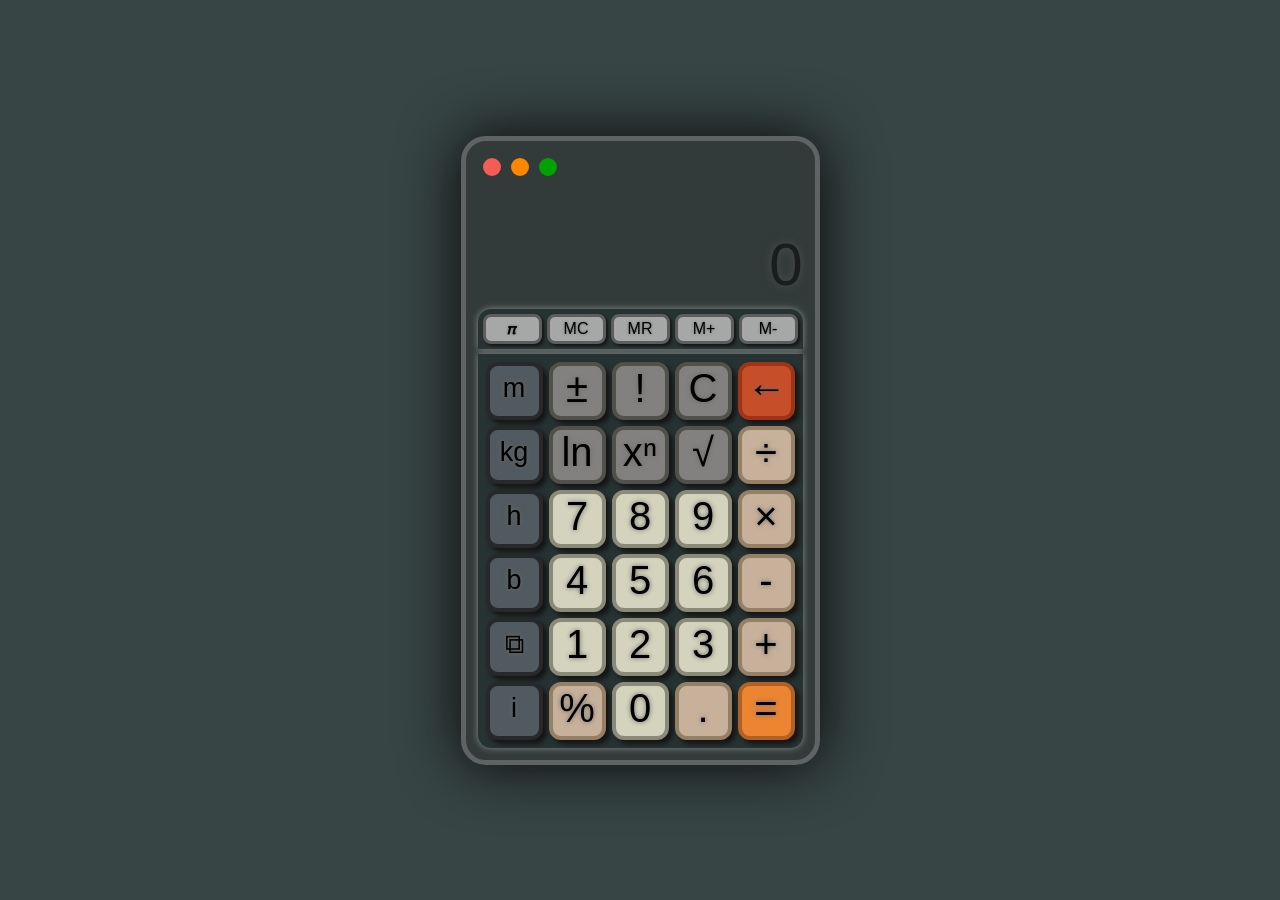
<file: index.html>
<!DOCTYPE html>
<html lang="en">
<head>
    <meta charset="UTF-8">
    <meta name="viewport" content="width=device-width, initial-scale=1">
    <title>Calculator</title>
    <link rel="stylesheet" href="css/style.css">
</head>
<body>
    <div class="calculator">
        <div class="calculator-display">
            <div class="array-of-buttons">
                <div class="red-button"></div>
                <div class="yellow-button"></div>
                <div class="green-button"></div>
            </div>
            <div class="output">
                <p id="history">0</p>
                <p id="result">0</p>
            </div>

            <div class="memory-buttons">
                <button class="memory-btn">&#x1D7B9;</button>
                <button class="memory-btn">MC</button>
                <button class="memory-btn">MR</button>
                <button class="memory-btn">M+</button>
                <button class="memory-btn">M-</button>
            </div>

        </div>
        <div class="buttons-panel">
            <button class="buttons side-panel">m</button>
            <button class="buttons modifiers">±</button>
            <button class="buttons modifiers">!</button>
            <button class="buttons modifiers">C</button>
            <button class="buttons modifiers" id="delete">←</button>
            <button class="buttons side-panel">kg</button>
            <button class="buttons modifiers">ln</button>
            <button class="buttons modifiers">xⁿ</button>
            <button class="buttons modifiers">√</button>
            <button class="buttons operations">÷</button>
            <button class="buttons side-panel">h</button>
            <button class="buttons">7</button>
            <button class="buttons">8</button>
            <button class="buttons">9</button>
            <button class="buttons operations">×</button>
            <button class="buttons side-panel">b</button> 
            <button class="buttons">4</button>
            <button class="buttons">5</button>
            <button class="buttons">6</button>
            <button class="buttons operations">-</button>
            <button class="buttons side-panel">⧉</button>
            <button class="buttons">1</button>
            <button class="buttons">2</button>
            <button class="buttons">3</button>
            <button class="buttons operations">+</button>
            <button class="buttons side-panel">i</button>
            <button class="buttons operations">%</button>
            <button class="buttons">0</button>
            <button class="buttons operations">.</button>
            <button class="buttons" id="equal">=</button>
        </div>
    </div>
<script src="js/script.js"></script>
</body>
</html>
</file>
<file: css/style.css>
body {
    background-color: #374545;
    font-family: Arial, Helvetica, sans-serif;
    font-weight: bold;
    display: flex;
    justify-content: center;
    align-items: center;
    height: 100vh;
    margin: 0;
    font-size: 30px;
}

p {
    white-space: pre-line;
}

.output {
    height: 113px;
    overflow-y: auto;
}

.calculator {
    max-width: 350px;
    border: 5px solid #606363;
    border-radius: 25px;
    padding: 7px;
    background-color: #323a3a;
    box-shadow: 0 0 60px #090707;
}

.calculator-display {
    text-shadow: #534f4f 0 0 10px;
}

.calculator-display p {
    margin: 5px;
    color: rgba(22, 25, 25, 0.9);
}

#history {
    visibility: hidden;
    text-align: right;
    font-weight: normal;
    color: #788778;
    font-size: 30px;
    margin-right: 7px;
    text-shadow: #5a5555 0 0 10px;
}

.memory-buttons {
    display: flex;
    justify-content: space-around;
    margin: 10px 5px 5px 5px;
    gap: 5px;
    padding: 5px;
    background-color: #273333;
    border-radius: 13px 13px 0 0;
    box-shadow: 0 0 7px #8c8e8e;
}

.memory-btn {
    background-color: #a6a8a8;
    color: #000000;
    border: 3px solid #5c5e5e;
    border-radius: 8px;
    padding: 12px 0;
    font-size: 16px;
    cursor: pointer;
    transition: background-color 0.2s;
    box-shadow: 2px 2px 3px #151414;
    text-shadow: #6c6c64 0 0 3px;
    width: calc(25% - 6px);
    height: 22px;
    text-align: center;
    display: flex;
    justify-content: center;
    align-items: center;
}

.memory-btn:hover {
    background-color: #7e8585;
}

.memory-btn:active {
    background-color: #626c6c;
    box-shadow: 1px 1px 3px #151414;
}

.buttons-panel {
    display: grid;
    grid-template-columns: 1fr 1fr 1fr 1fr 1fr;
    gap: 6px;
    padding: 8px;
    margin: 0 5px 5px 5px;
    border-radius: 0 0 13px 13px;
    background-color: #273333;
    box-shadow: 0 0 7px #8c8e8e;
}

.buttons {
    padding: 0 5px 5px 5px;
    font-size: 40px;
    background-color: #d3d3be;
    border: 4px solid #8a8a79;
    border-radius: 12px;
    box-shadow: 4px 4px 5px #151414;
    transition: background-color 0.1s;
    text-shadow: #6c6c64 0 0 5px;
    max-width: 57px;
}

.side-panel {
    font-size: 27px;
    background-color: #515a61;
    border-color: #28282c;
}

.side-panel:hover {
    background-color: #3a464c !important;
}

.side-panel:active {
    background-color: #2b383e !important;
}

.buttons:hover {
    background-color: #a5a599;
}

.buttons:active {
    background-color: #6c6c64;
    box-shadow: 1px 1px 5px #151414;
}

.modifiers {
    background-color: #838080;
    border: 4px solid #51514c;
}

.modifiers:hover {
    background-color: #605e5e;
}

.modifiers:active {
    background-color: #474646;
}

.operations {
    background-color: #c8b19b;
    border: 4px solid #958065;
}

.operations:hover {
    background-color: #a8917b;
}

.operations:active {
    background-color: #887563;
}

#result {
    text-align: right;
    font-size: 60px;
    font-weight: normal;
    margin: 5px 5px 0 0;
}

#equal {
    background-color: #ec8532;
    border: 4px solid #b16123;
}

#equal:hover {
    background-color: #cc7d3c;
}

#equal:active {
    background-color: #ae6a33;
}

#delete {
    background-color: #c64f2a;
    border: 4px solid #9e3315;
}

#delete:hover {
    background-color: #ac4525;
}

#delete:active {
    background-color: #87361d;
}

.array-of-buttons {

    display: flex;
    flex-direction: row;
    gap: 10px;
    margin: 10px 10px;
}

.array-of-buttons div {
    width: 18px;
    height: 18px;
    border-radius: 10px;
}

.red-button {
    background-color: #f45d55;
}

.yellow-button {
    background-color: #ff8600;
}

.green-button {
    background-color: #00a200;
}

.red-button:hover {
    background-color: #f48079;
}

.yellow-button:hover {
    background-color: #ffa94e;
}

.green-button:hover {
    background-color: #65b665;
}

.red-button:active {
    background-color: #f39f9a;
}

.yellow-button:active {
    background-color: #fdc380;
}

.green-button:active {
    background-color: #80ca80;
}
</file>
<file: Race00/css/style.css>
body {
    background-color: #374545;
    font-family: Arial, Helvetica, sans-serif;
    font-weight: bold;
    display: flex;
    justify-content: center;
    align-items: center;
    height: 100vh;
    margin: 0;
    font-size: 30px;
}

p {
    white-space: pre-line;
}

.output {
    height: 113px;
    overflow-y: auto;
}

.calculator {
    max-width: 350px;
    border: 5px solid #606363;
    border-radius: 25px;
    padding: 7px;
    background-color: #323a3a;
    box-shadow: 0 0 60px #090707;
}

.calculator-display {
    text-shadow: #534f4f 0 0 10px;
}

.calculator-display p {
    margin: 5px;
    color: rgba(22, 25, 25, 0.9);
}

#history {
    visibility: hidden;
    text-align: right;
    font-weight: normal;
    color: #788778;
    font-size: 30px;
    margin-right: 7px;
    text-shadow: #5a5555 0 0 10px;
}

.memory-buttons {
    display: flex;
    justify-content: space-around;
    margin: 10px 5px 5px 5px;
    gap: 5px;
    padding: 5px;
    background-color: #273333;
    border-radius: 13px 13px 0 0;
    box-shadow: 0 0 7px #8c8e8e;
}

.memory-btn {
    background-color: #a6a8a8;
    color: #000000;
    border: 3px solid #5c5e5e;
    border-radius: 8px;
    padding: 12px 0;
    font-size: 16px;
    cursor: pointer;
    transition: background-color 0.2s;
    box-shadow: 2px 2px 3px #151414;
    text-shadow: #6c6c64 0 0 3px;
    width: calc(25% - 6px);
    height: 22px;
    text-align: center;
    display: flex;
    justify-content: center;
    align-items: center;
}

.memory-btn:hover {
    background-color: #7e8585;
}

.memory-btn:active {
    background-color: #626c6c;
    box-shadow: 1px 1px 3px #151414;
}

.buttons-panel {
    display: grid;
    grid-template-columns: 1fr 1fr 1fr 1fr 1fr;
    gap: 6px;
    padding: 8px;
    margin: 0 5px 5px 5px;
    border-radius: 0 0 13px 13px;
    background-color: #273333;
    box-shadow: 0 0 7px #8c8e8e;
}

.buttons {
    padding: 0 5px 5px 5px;
    font-size: 40px;
    background-color: #d3d3be;
    border: 4px solid #8a8a79;
    border-radius: 12px;
    box-shadow: 4px 4px 5px #151414;
    transition: background-color 0.1s;
    text-shadow: #6c6c64 0 0 5px;
    max-width: 57px;
}

.side-panel {
    font-size: 27px;
    background-color: #515a61;
    border-color: #28282c;
}

.side-panel:hover {
    background-color: #3a464c !important;
}

.side-panel:active {
    background-color: #2b383e !important;
}

.buttons:hover {
    background-color: #a5a599;
}

.buttons:active {
    background-color: #6c6c64;
    box-shadow: 1px 1px 5px #151414;
}

.modifiers {
    background-color: #838080;
    border: 4px solid #51514c;
}

.modifiers:hover {
    background-color: #605e5e;
}

.modifiers:active {
    background-color: #474646;
}

.operations {
    background-color: #c8b19b;
    border: 4px solid #958065;
}

.operations:hover {
    background-color: #a8917b;
}

.operations:active {
    background-color: #887563;
}

#result {
    text-align: right;
    font-size: 60px;
    font-weight: normal;
    margin: 5px 5px 0 0;
}

#equal {
    background-color: #ec8532;
    border: 4px solid #b16123;
}

#equal:hover {
    background-color: #cc7d3c;
}

#equal:active {
    background-color: #ae6a33;
}

#delete {
    background-color: #c64f2a;
    border: 4px solid #9e3315;
}

#delete:hover {
    background-color: #ac4525;
}

#delete:active {
    background-color: #87361d;
}

.array-of-buttons {

    display: flex;
    flex-direction: row;
    gap: 10px;
    margin: 10px 10px;
}

.array-of-buttons div {
    width: 18px;
    height: 18px;
    border-radius: 10px;
}

.red-button {
    background-color: #f45d55;
}

.yellow-button {
    background-color: #ff8600;
}

.green-button {
    background-color: #00a200;
}

.red-button:hover {
    background-color: #f48079;
}

.yellow-button:hover {
    background-color: #ffa94e;
}

.green-button:hover {
    background-color: #65b665;
}

.red-button:active {
    background-color: #f39f9a;
}

.yellow-button:active {
    background-color: #fdc380;
}

.green-button:active {
    background-color: #80ca80;
}
</file>
